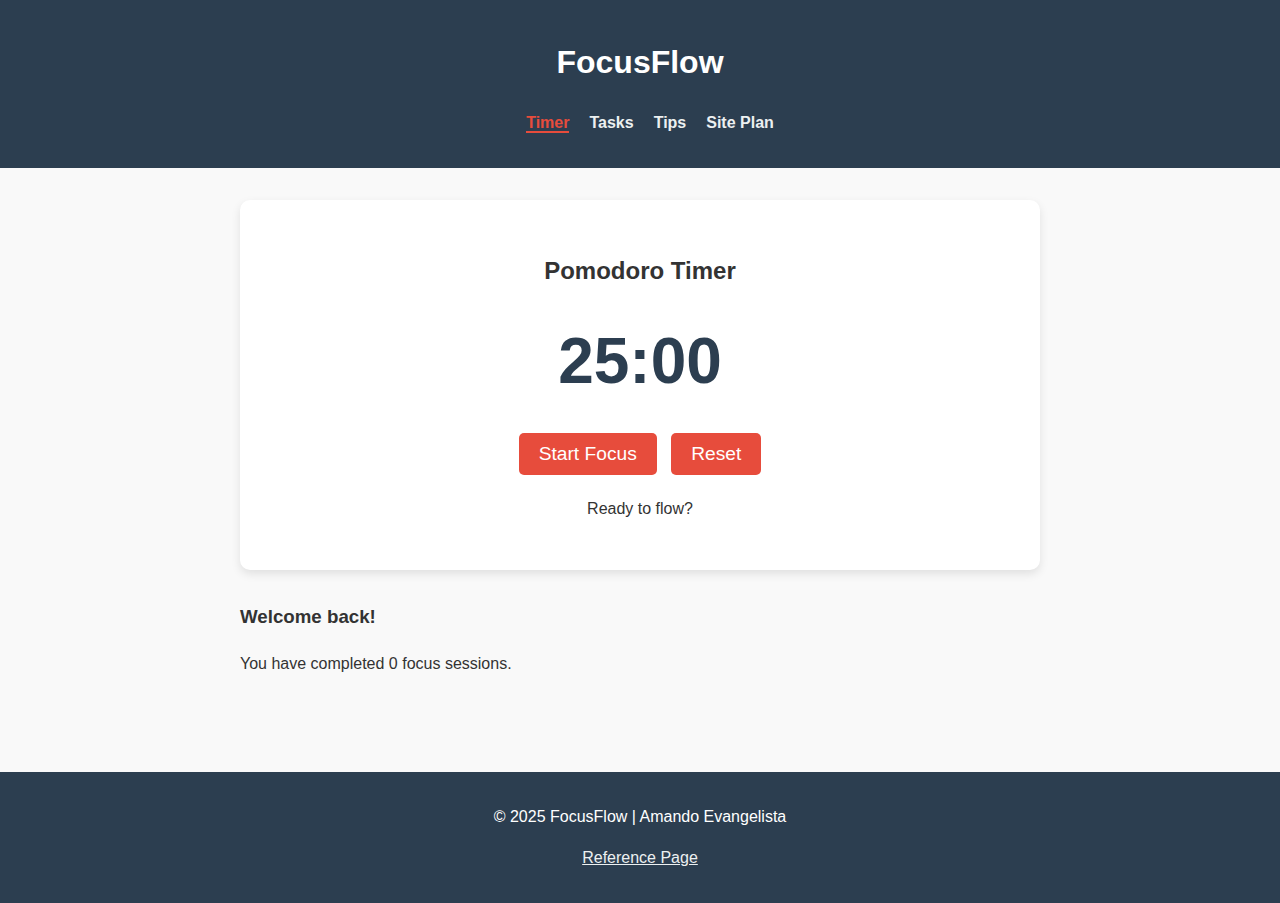
<file: w6project/index.html>
<!DOCTYPE html>
<html lang="en">
<head>
    <meta charset="UTF-8">
    <meta name="viewport" content="width=device-width, initial-scale=1.0">
    <title>FocusFlow | Home</title>
    <meta name="description" content="FocusFlow Pomodoro Timer to boost your productivity.">
    <link rel="stylesheet" href="styles.css">
    <script src="scripts.js" type="module"></script>
</head>
<body>
    <header>
        <h1>FocusFlow</h1>
        <nav>
            <ul class="navigation">
                <li><a href="#" id="menu-button">☰ Menu</a></li>
                <li><a href="index.html" class="active">Timer</a></li>
                <li><a href="tasks.html">Tasks</a></li>
                <li><a href="tips.html">Tips</a></li>
                <li><a href="siteplan.html">Site Plan</a></li>
            </ul>
        </nav>
    </header>

    <main>
        <div class="timer-container">
            <h2>Pomodoro Timer</h2>
            <div id="timer-display">25:00</div>
            <div class="controls">
                <button id="start-btn">Start Focus</button>
                <button id="reset-btn">Reset</button>
            </div>
            <p id="timer-message">Ready to flow?</p>
        </div>

        <div class="welcome-section">
            <h3>Welcome back!</h3>
            <p>You have completed <span id="session-count">0</span> focus sessions.</p>
        </div>
    </main>

    <footer>
        <p>&copy; 2025 FocusFlow |  Amando Evangelista</p>
        <p><a href="siteplan.html">Reference Page</a></p>
    </footer>
</body>
</html>
</file>
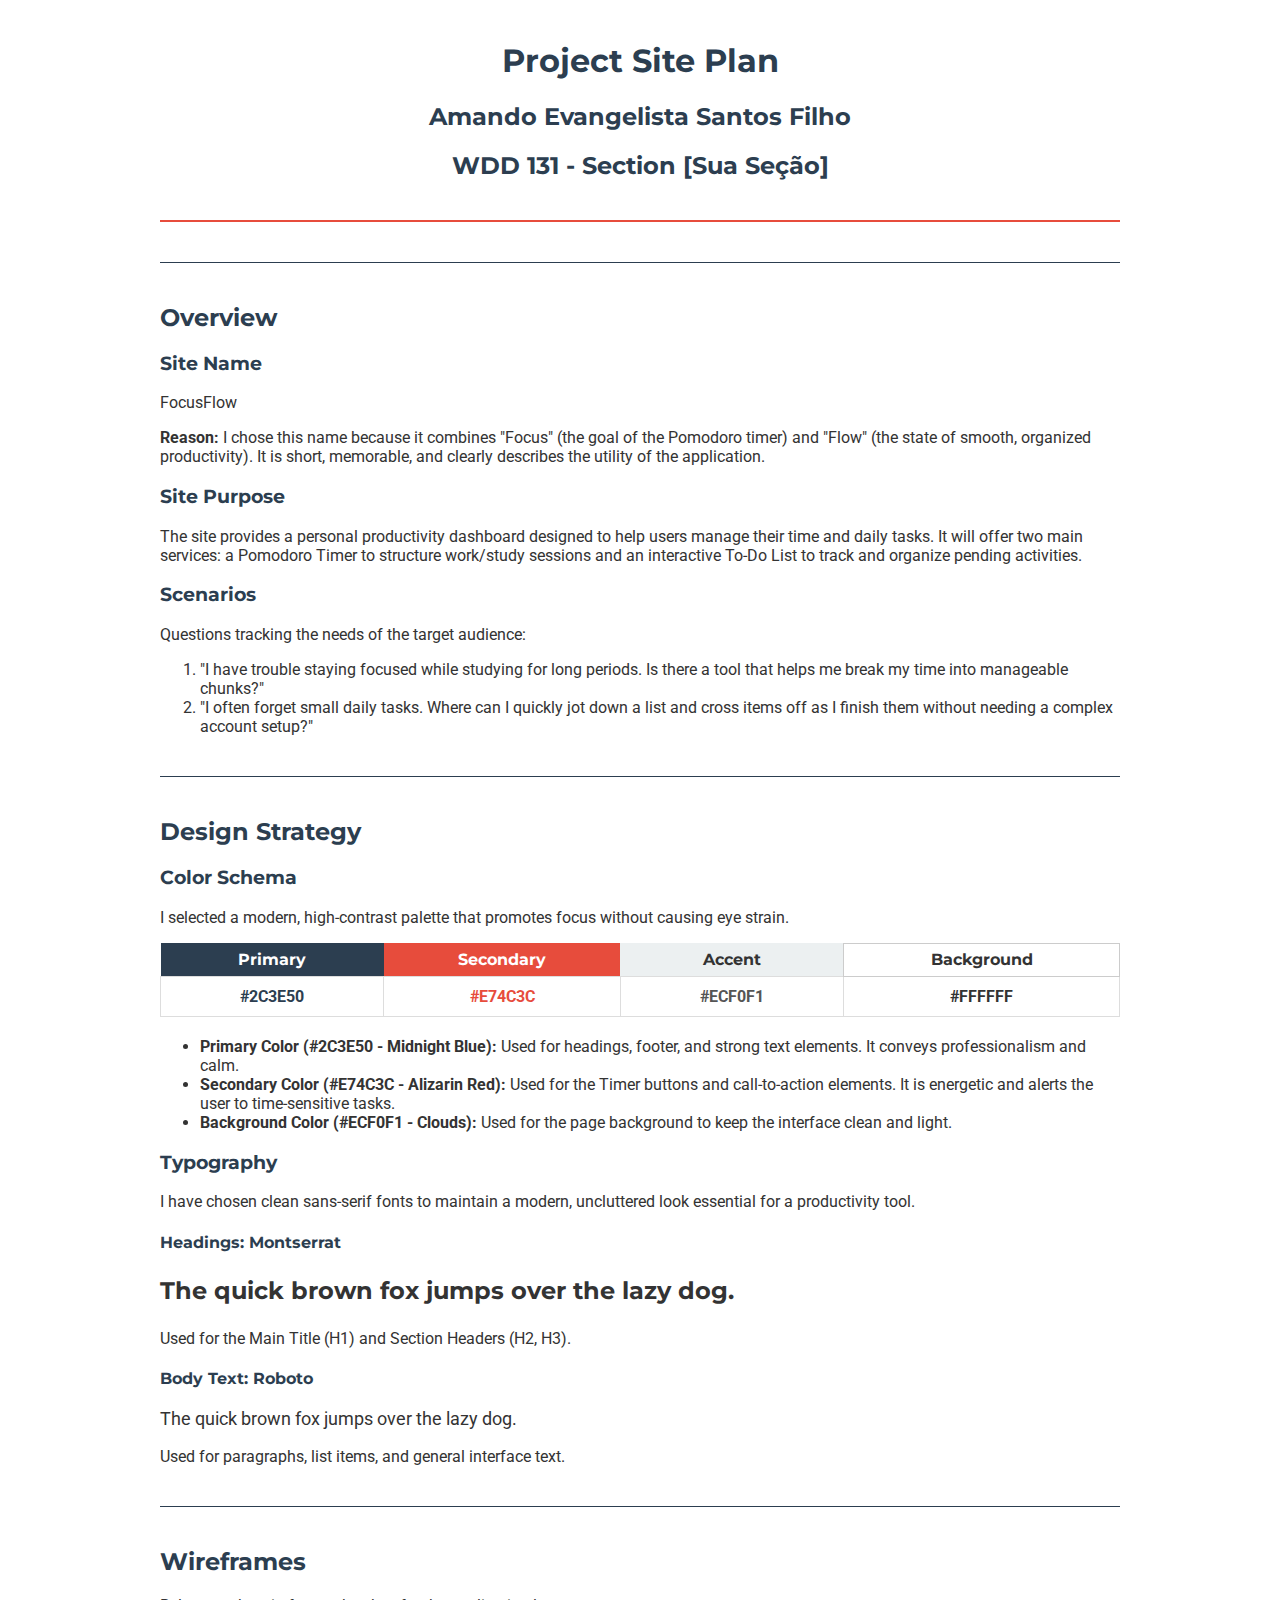
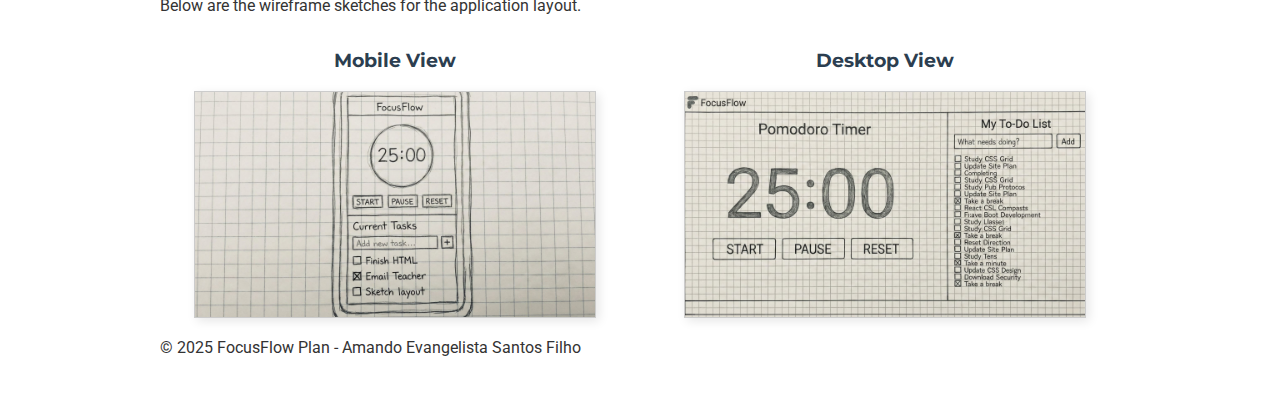
<file: w6project/siteplan.html>
<!DOCTYPE html>
<html lang="en">
<head>
    <meta charset="UTF-8">
    <meta name="viewport" content="width=device-width, initial-scale=1.0">
    <title>Project Site Plan - FocusFlow</title>
    <link rel="stylesheet" href="site-plan.css">
    <link rel="preconnect" href="https://fonts.googleapis.com">
    <link rel="preconnect" href="https://fonts.gstatic.com" crossorigin>
    <link href="https://fonts.googleapis.com/css2?family=Montserrat:wght@400;700&family=Roboto:wght@300;400&display=swap" rel="stylesheet">
</head>
<body>
    <header>
        <h1>Project Site Plan</h1>
        <h2>Amando Evangelista Santos Filho</h2>
        <h2>WDD 131 - Section [Sua Seção]</h2>
    </header>

    <main>
        <hr>
        <h2>Overview</h2>
        
        <h3>Site Name</h3>
        <p>FocusFlow</p>
        <p><strong>Reason:</strong> I chose this name because it combines "Focus" (the goal of the Pomodoro timer) and "Flow" (the state of smooth, organized productivity). It is short, memorable, and clearly describes the utility of the application.</p>

        <h3>Site Purpose</h3>
        <p>The site provides a personal productivity dashboard designed to help users manage their time and daily tasks. It will offer two main services: a Pomodoro Timer to structure work/study sessions and an interactive To-Do List to track and organize pending activities.</p>

        <h3>Scenarios</h3>
        <p>Questions tracking the needs of the target audience:</p>
        <ol>
            <li>"I have trouble staying focused while studying for long periods. Is there a tool that helps me break my time into manageable chunks?"</li>
            <li>"I often forget small daily tasks. Where can I quickly jot down a list and cross items off as I finish them without needing a complex account setup?"</li>
        </ol>

        <hr>
        <h2>Design Strategy</h2>

        <h3>Color Schema</h3>
        <p>I selected a modern, high-contrast palette that promotes focus without causing eye strain.</p>
        
        <table class="colors">
            <tr>
                <th class="primary">Primary</th>
                <th class="secondary">Secondary</th>
                <th class="accent1">Accent</th>
                <th class="accent2">Background</th>
            </tr>
            <tr>
                <td class="primary-text">#2C3E50</td>
                <td class="secondary-text">#E74C3C</td>
                <td class="accent1-text">#ECF0F1</td>
                <td class="accent2-text">#FFFFFF</td>
            </tr>
        </table>

        <ul>
            <li><strong>Primary Color (#2C3E50 - Midnight Blue):</strong> Used for headings, footer, and strong text elements. It conveys professionalism and calm.</li>
            <li><strong>Secondary Color (#E74C3C - Alizarin Red):</strong> Used for the Timer buttons and call-to-action elements. It is energetic and alerts the user to time-sensitive tasks.</li>
            <li><strong>Background Color (#ECF0F1 - Clouds):</strong> Used for the page background to keep the interface clean and light.</li>
        </ul>

        <h3>Typography</h3>
        <p>I have chosen clean sans-serif fonts to maintain a modern, uncluttered look essential for a productivity tool.</p>
        
        <h4>Headings: Montserrat</h4>
        <p class="heading-font">The quick brown fox jumps over the lazy dog.</p>
        <p>Used for the Main Title (H1) and Section Headers (H2, H3).</p>

        <h4>Body Text: Roboto</h4>
        <p class="body-font">The quick brown fox jumps over the lazy dog.</p>
        <p>Used for paragraphs, list items, and general interface text.</p>

        <hr>
        <h2>Wireframes</h2>
        <p>Below are the wireframe sketches for the application layout.</p>

        <div class="wireframes">
            <div>
                <h3>Mobile View</h3>
                <img src="images/wireframe_mobile.jpg" alt="Mobile Wireframe Sketch">
            </div>
            <div>
                <h3>Desktop View</h3>
                <img src="images/wireframe_desktop.jpg" alt="Desktop Wireframe Sketch">
            </div>
        </div>
    </main>

    <footer>
        <p>&copy; 2025 FocusFlow Plan - Amando Evangelista Santos Filho</p>
    </footer>
</body>
</html>
</file>
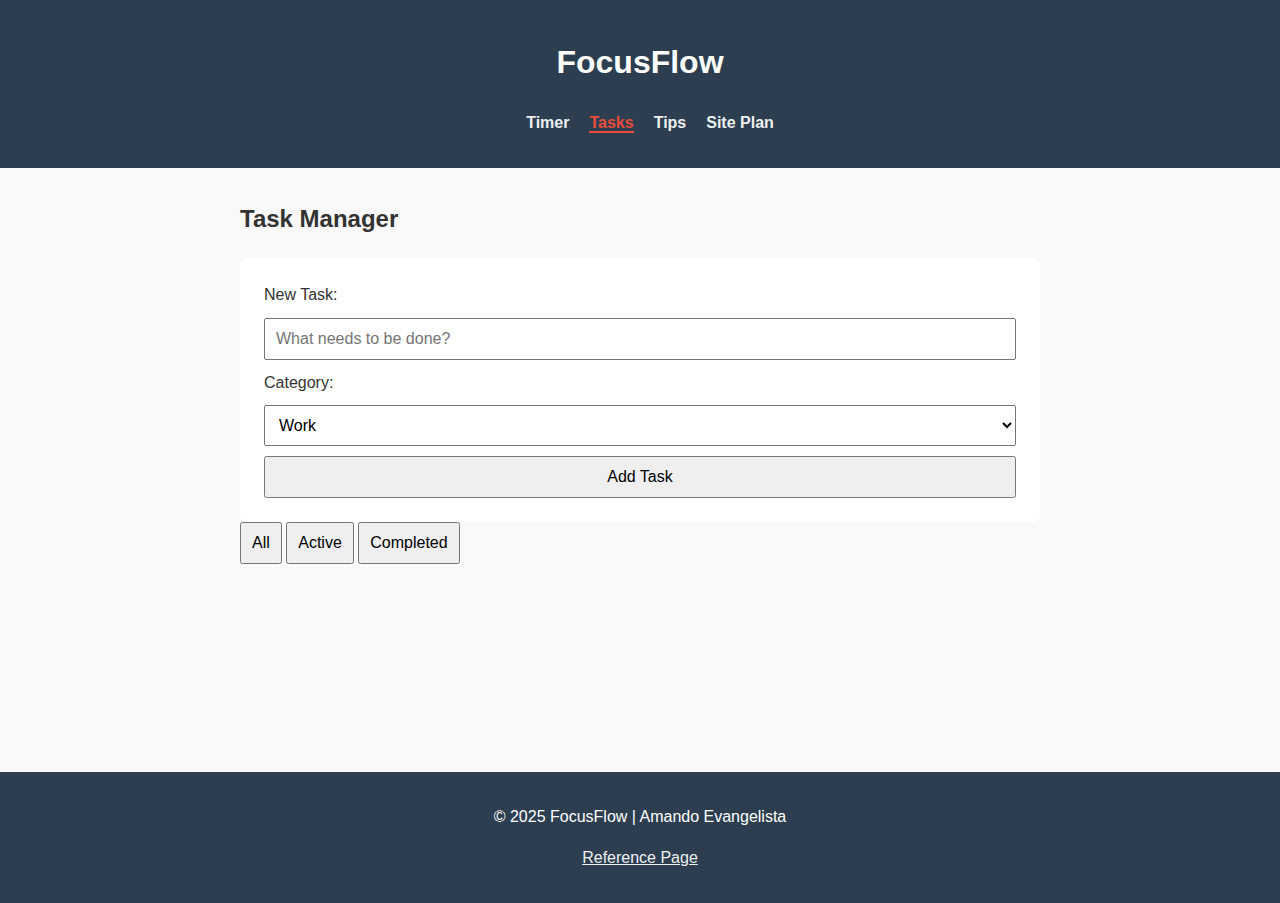
<file: w6project/tasks.html>
<!DOCTYPE html>
<html lang="en">
<head>
    <meta charset="UTF-8">
    <meta name="viewport" content="width=device-width, initial-scale=1.0">
    <title>FocusFlow | Task Manager</title>
    <meta name="description" content="Manage your daily tasks with FocusFlow.">
    <link rel="stylesheet" href="styles.css">
    <script src="scripts.js" type="module"></script>
</head>
<body>
    <header>
        <h1>FocusFlow</h1>
        <nav>
            <ul class="navigation">
                <li><a href="#" id="menu-button">☰ Menu</a></li>
                <li><a href="index.html">Timer</a></li>
                <li><a href="tasks.html" class="active">Tasks</a></li>
                <li><a href="tips.html">Tips</a></li>
                <li><a href="siteplan.html">Site Plan</a></li>
            </ul>
        </nav>
    </header>

    <main>
        <section class="task-section">
            <h2>Task Manager</h2>
            
            <form id="task-form">
                <label for="task-input">New Task:</label>
                <input type="text" id="task-input" name="task" placeholder="What needs to be done?" required>
                
                <label for="category-select">Category:</label>
                <select id="category-select" name="category">
                    <option value="Work">Work</option>
                    <option value="Study">Study</option>
                    <option value="Personal">Personal</option>
                </select>

                <button type="submit">Add Task</button>
            </form>

            <div class="filter-controls">
                <button id="filter-all">All</button>
                <button id="filter-active">Active</button>
                <button id="filter-completed">Completed</button>
            </div>

            <ul id="task-list">
                </ul>
        </section>
    </main>

    <footer>
        <p>&copy; 2025 FocusFlow | Amando Evangelista</p>
        <p><a href="siteplan.html">Reference Page</a></p>
    </footer>
</body>
</html>
</file>
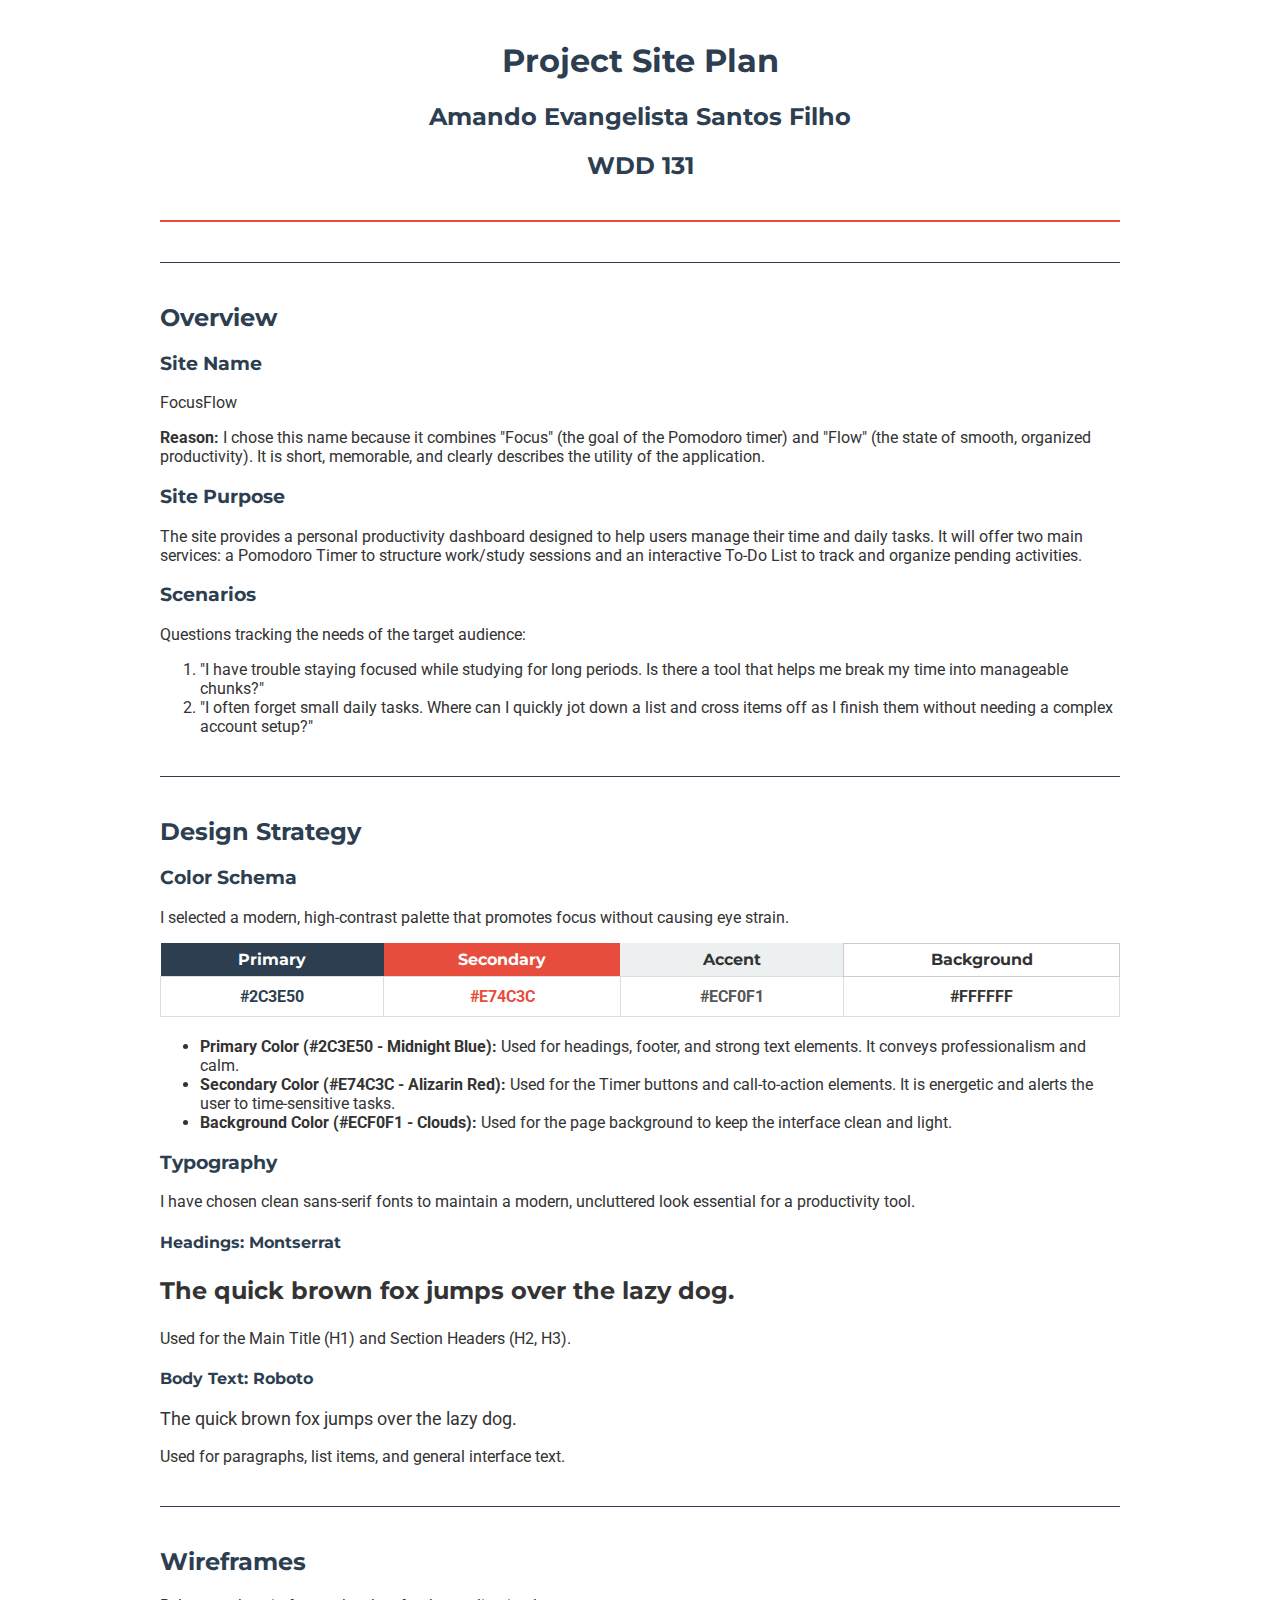
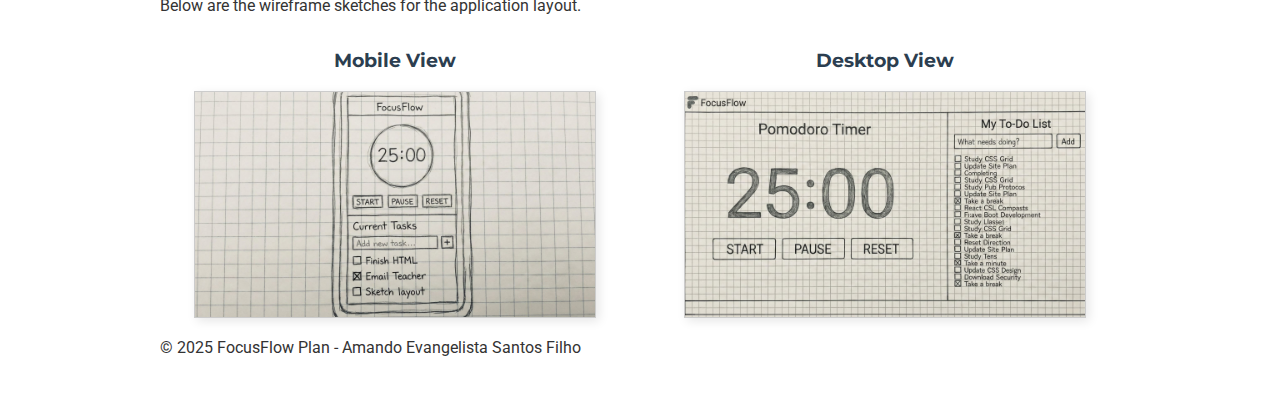
<file: week5/siteplan.html>
<!DOCTYPE html>
<html lang="en">
<head>
    <meta charset="UTF-8">
    <meta name="viewport" content="width=device-width, initial-scale=1.0">
    <title>Project Site Plan - FocusFlow</title>
    <link rel="stylesheet" href="site-plan.css">
    <link rel="preconnect" href="https://fonts.googleapis.com">
    <link rel="preconnect" href="https://fonts.gstatic.com" crossorigin>
    <link href="https://fonts.googleapis.com/css2?family=Montserrat:wght@400;700&family=Roboto:wght@300;400&display=swap" rel="stylesheet">
</head>
<body>
    <header>
        <h1>Project Site Plan</h1>
        <h2>Amando Evangelista Santos Filho</h2>
        <h2>WDD 131</h2>
    </header>

    <main>
        <hr>
        <h2>Overview</h2>
        
        <h3>Site Name</h3>
        <p>FocusFlow</p>
        <p><strong>Reason:</strong> I chose this name because it combines "Focus" (the goal of the Pomodoro timer) and "Flow" (the state of smooth, organized productivity). It is short, memorable, and clearly describes the utility of the application.</p>

        <h3>Site Purpose</h3>
        <p>The site provides a personal productivity dashboard designed to help users manage their time and daily tasks. It will offer two main services: a Pomodoro Timer to structure work/study sessions and an interactive To-Do List to track and organize pending activities.</p>

        <h3>Scenarios</h3>
        <p>Questions tracking the needs of the target audience:</p>
        <ol>
            <li>"I have trouble staying focused while studying for long periods. Is there a tool that helps me break my time into manageable chunks?"</li>
            <li>"I often forget small daily tasks. Where can I quickly jot down a list and cross items off as I finish them without needing a complex account setup?"</li>
        </ol>

        <hr>
        <h2>Design Strategy</h2>

        <h3>Color Schema</h3>
        <p>I selected a modern, high-contrast palette that promotes focus without causing eye strain.</p>
        
        <table class="colors">
            <tr>
                <th class="primary">Primary</th>
                <th class="secondary">Secondary</th>
                <th class="accent1">Accent</th>
                <th class="accent2">Background</th>
            </tr>
            <tr>
                <td class="primary-text">#2C3E50</td>
                <td class="secondary-text">#E74C3C</td>
                <td class="accent1-text">#ECF0F1</td>
                <td class="accent2-text">#FFFFFF</td>
            </tr>
        </table>

        <ul>
            <li><strong>Primary Color (#2C3E50 - Midnight Blue):</strong> Used for headings, footer, and strong text elements. It conveys professionalism and calm.</li>
            <li><strong>Secondary Color (#E74C3C - Alizarin Red):</strong> Used for the Timer buttons and call-to-action elements. It is energetic and alerts the user to time-sensitive tasks.</li>
            <li><strong>Background Color (#ECF0F1 - Clouds):</strong> Used for the page background to keep the interface clean and light.</li>
        </ul>

        <h3>Typography</h3>
        <p>I have chosen clean sans-serif fonts to maintain a modern, uncluttered look essential for a productivity tool.</p>
        
        <h4>Headings: Montserrat</h4>
        <p class="heading-font">The quick brown fox jumps over the lazy dog.</p>
        <p>Used for the Main Title (H1) and Section Headers (H2, H3).</p>

        <h4>Body Text: Roboto</h4>
        <p class="body-font">The quick brown fox jumps over the lazy dog.</p>
        <p>Used for paragraphs, list items, and general interface text.</p>

        <hr>
        <h2>Wireframes</h2>
        <p>Below are the wireframe sketches for the application layout.</p>

        <div class="wireframes">
            <div>
                <h3>Mobile View</h3>
                <img src="images/wireframe_mobile.jpg" alt="Mobile Wireframe Sketch">
            </div>
            <div>
                <h3>Desktop View</h3>
                <img src="images/wireframe_desktop.jpg" alt="Desktop Wireframe Sketch">
            </div>
        </div>
    </main>

    <footer>
        <p>&copy; 2025 FocusFlow Plan - Amando Evangelista Santos Filho</p>
    </footer>
</body>
</html>
</file>
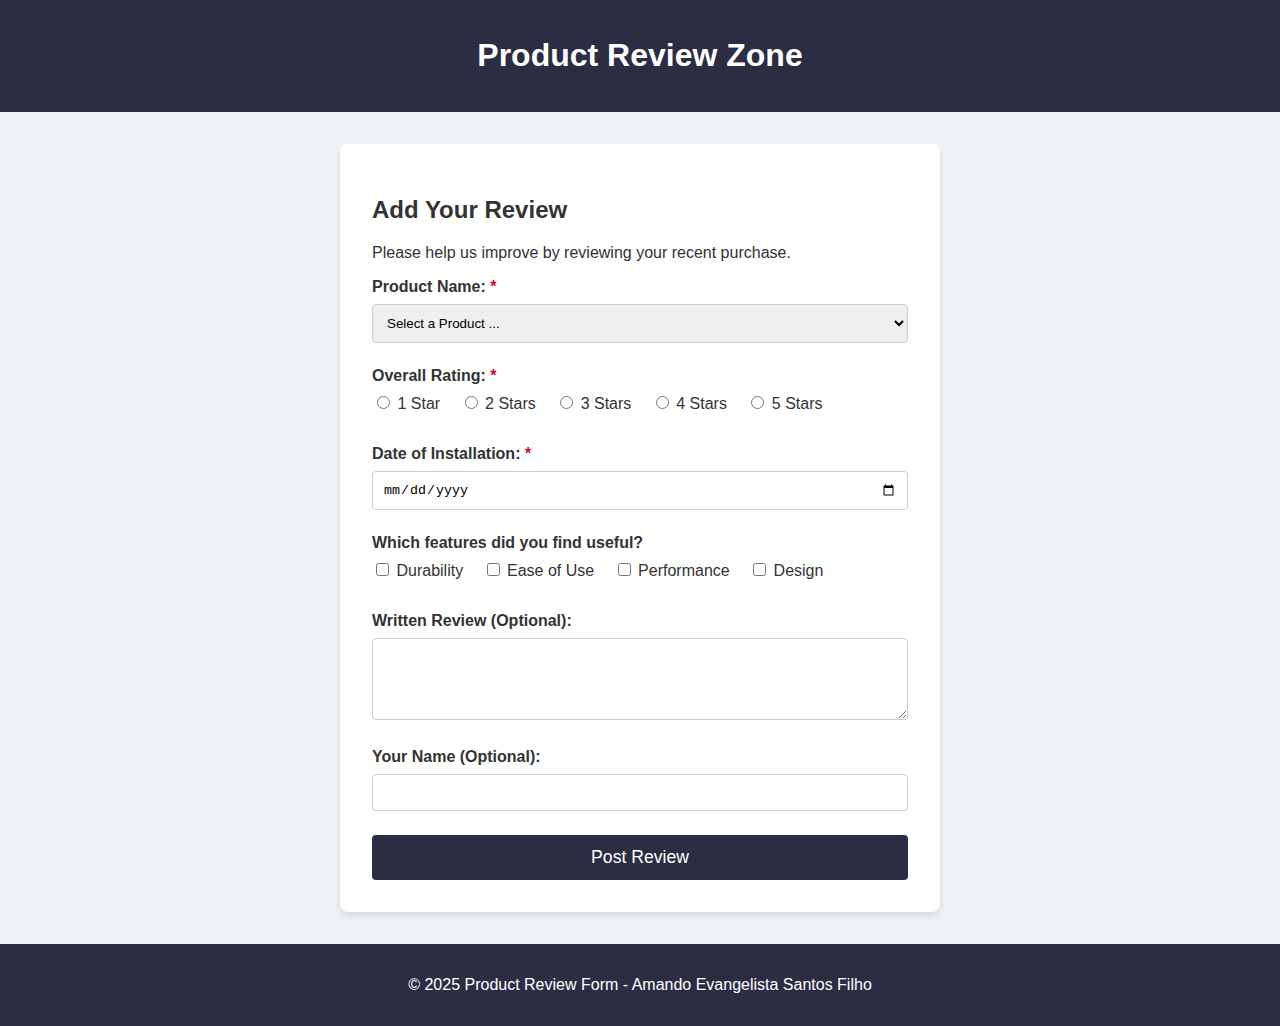
<file: project/w05project/productreviewform/form.html>
<!DOCTYPE html>
<html lang="en">
<head>
    <meta charset="UTF-8">
    <meta name="viewport" content="width=device-width, initial-scale=1.0">
    <title>Product Review Form</title>
    <link rel="stylesheet" href="form.css">
    <script src="form.js" defer></script>
</head>
<body>
    <header>
        <h1>Product Review Zone</h1>
    </header>

    <main>
        <div class="form-container">
            <h2>Add Your Review</h2>
            <p>Please help us improve by reviewing your recent purchase.</p>
            
            <form method="get" action="review.html">
                
                <div class="form-item">
                    <label for="productName">Product Name: <span class="required">*</span></label>
                    <select id="productName" name="productName" required>
                        <option value="" disabled selected>Select a Product ...</option>
                        </select>
                </div>

                <div class="form-item">
                    <label>Overall Rating: <span class="required">*</span></label>
                    <div class="rating-group">
                        <label><input type="radio" name="rating" value="1" required> 1 Star</label>
                        <label><input type="radio" name="rating" value="2"> 2 Stars</label>
                        <label><input type="radio" name="rating" value="3"> 3 Stars</label>
                        <label><input type="radio" name="rating" value="4"> 4 Stars</label>
                        <label><input type="radio" name="rating" value="5"> 5 Stars</label>
                    </div>
                </div>

                <div class="form-item">
                    <label for="installDate">Date of Installation: <span class="required">*</span></label>
                    <input type="date" id="installDate" name="installDate" required>
                </div>

                <div class="form-item">
                    <label>Which features did you find useful?</label>
                    <div class="checkbox-group">
                        <label><input type="checkbox" name="features" value="durability"> Durability</label>
                        <label><input type="checkbox" name="features" value="design"> Ease of Use</label>
                        <label><input type="checkbox" name="features" value="performance"> Performance</label>
                        <label><input type="checkbox" name="features" value="design"> Design</label>
                    </div>
                </div>

                <div class="form-item">
                    <label for="writtenReview">Written Review (Optional):</label>
                    <textarea id="writtenReview" name="writtenReview" rows="4"></textarea>
                </div>

                <div class="form-item">
                    <label for="userName">Your Name (Optional):</label>
                    <input type="text" id="userName" name="userName">
                </div>

                <input type="submit" value="Post Review" class="submit-btn">
            </form>
        </div>
    </main>

    <footer>
        <p>&copy; 2025 Product Review Form - Amando Evangelista Santos Filho</p>
    </footer>
</body>
</html>
</file>
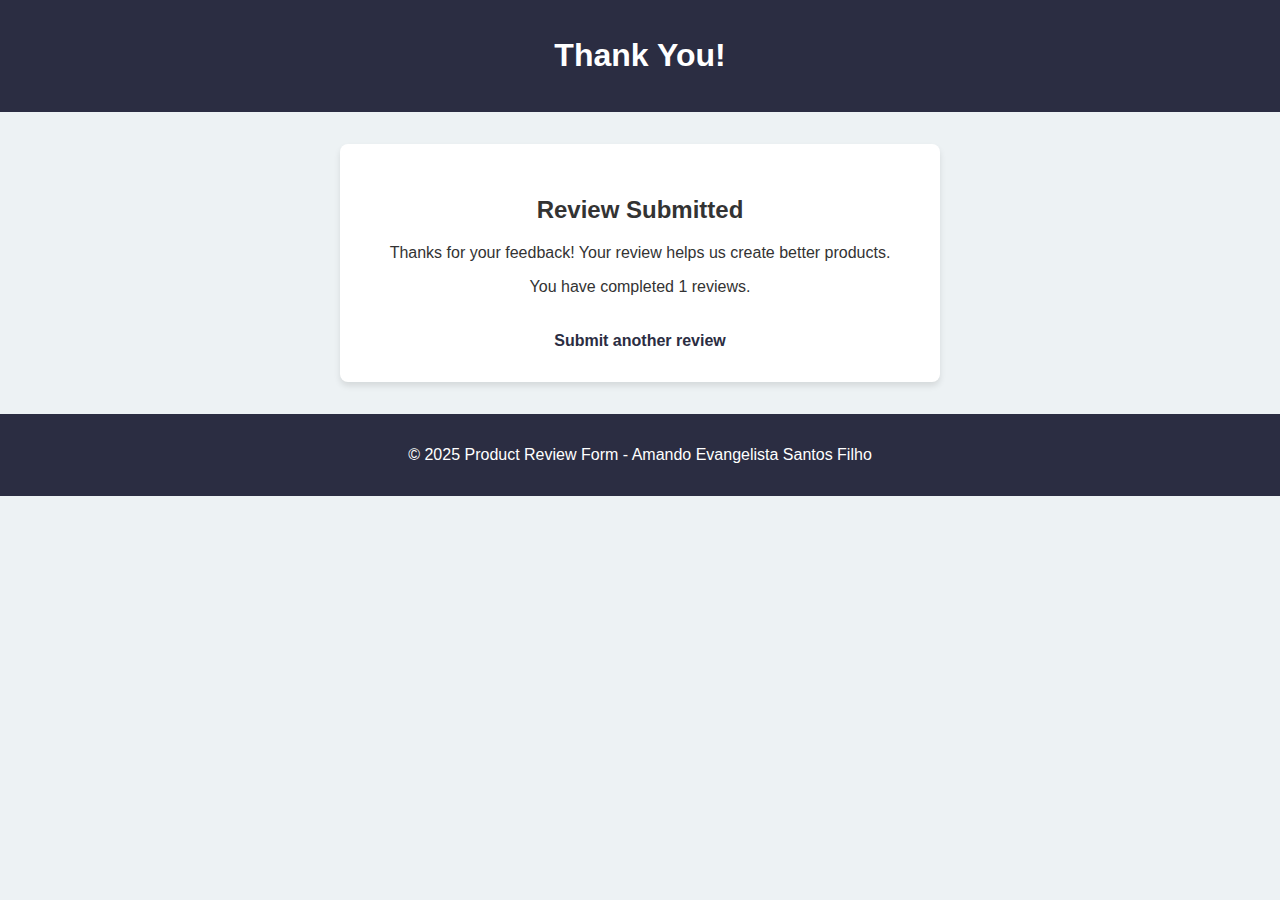
<file: project/w05project/productreviewform/review.html>
<!DOCTYPE html>
<html lang="en">
<head>
    <meta charset="UTF-8">
    <meta name="viewport" content="width=device-width, initial-scale=1.0">
    <title>Review Confirmation</title>
    <link rel="stylesheet" href="form.css">
    </head>
<body>
    <header>
        <h1>Thank You!</h1>
    </header>

    <main class="confirmation-main">
        <div class="card">
            <h2>Review Submitted</h2>
            <p>Thanks for your feedback! Your review helps us create better products.</p>
            
            <p class="counter-text">You have completed <span id="reviewCounter">0</span> reviews.</p>
            
            <a href="form.html" class="back-link">Submit another review</a>
        </div>
    </main>

    <footer>
        <p>&copy; 2025 Product Review Form - Amando Evangelista Santos Filho</p>
    </footer>

    <script>
        // Lógica do Contador (Review Counter)
        // 1. Pega o valor atual do localStorage (se não existir, é 0)
        let numReviews = Number(window.localStorage.getItem("numReviews-ls")) || 0;

        // 2. Aumenta 1 pois o usuário acabou de enviar
        numReviews++;

        // 3. Salva o novo valor no localStorage
        window.localStorage.setItem("numReviews-ls", numReviews);

        // 4. Mostra na tela
        document.getElementById("reviewCounter").textContent = numReviews;
    </script>
</body>
</html>
</file>
<file: w6project/styles.css>
:root {
    --primary: #2C3E50;
    --secondary: #E74C3C;
    --light: #ECF0F1;
    --dark: #333;
    --font-head: 'Montserrat', sans-serif;
    --font-body: 'Roboto', sans-serif;
}

body {
    font-family: var(--font-body);
    margin: 0;
    padding: 0;
    line-height: 1.6;
    background-color: #f9f9f9;
    color: var(--dark);
}

/* Header & Nav */
header {
    background-color: var(--primary);
    color: white;
    padding: 1rem;
    text-align: center;
}

h1, h2, h3 {
    font-family: var(--font-head);
}

.navigation {
    list-style: none;
    padding: 0;
    display: flex;
    justify-content: center;
    gap: 20px;
    flex-wrap: wrap;
}

.navigation a {
    color: var(--light);
    text-decoration: none;
    font-weight: bold;
}

.navigation a:hover, .navigation a.active {
    color: var(--secondary);
    border-bottom: 2px solid var(--secondary);
}

#menu-button { display: none; } /* Escondido no Desktop */

/* Main Layout */
main {
    max-width: 800px;
    margin: 2rem auto;
    padding: 0 1rem;
    min-height: 60vh;
}

/* Timer Styles */
.timer-container {
    text-align: center;
    background: white;
    padding: 2rem;
    border-radius: 10px;
    box-shadow: 0 4px 10px rgba(0,0,0,0.1);
    margin-bottom: 2rem;
}

#timer-display {
    font-size: 4rem;
    font-weight: bold;
    color: var(--primary);
    margin: 1rem 0;
}

.controls button {
    padding: 10px 20px;
    font-size: 1.2rem;
    cursor: pointer;
    background-color: var(--secondary);
    color: white;
    border: none;
    border-radius: 5px;
    margin: 5px;
}

.controls button:hover { opacity: 0.9; }

/* Form & Tasks */
#task-form {
    background: white;
    padding: 1.5rem;
    border-radius: 8px;
    display: grid;
    gap: 10px;
}

input, select, button {
    padding: 10px;
    font-size: 1rem;
}

#task-list {
    list-style: none;
    padding: 0;
}

.task-item {
    background: white;
    margin: 10px 0;
    padding: 15px;
    border-left: 5px solid var(--primary);
    display: flex;
    justify-content: space-between;
    align-items: center;
    box-shadow: 0 2px 5px rgba(0,0,0,0.05);
}

.task-item.completed {
    opacity: 0.6;
    text-decoration: line-through;
    border-left-color: #27ae60;
}

.delete-btn {
    background: #c0392b;
    color: white;
    border: none;
    padding: 5px 10px;
    cursor: pointer;
    border-radius: 3px;
}

/* Tips & Lazy Loading */
.tip-card {
    background: white;
    margin-bottom: 2rem;
    padding: 1rem;
    border-radius: 8px;
    text-align: center;
}

.tip-card img {
    max-width: 100%;
    height: auto;
    border-radius: 4px;
}

/* Footer */
footer {
    text-align: center;
    padding: 1rem;
    background: var(--primary);
    color: white;
    margin-top: 2rem;
}

footer a { color: var(--light); }

/* Responsive Mobile */
@media (max-width: 600px) {
    .navigation {
        flex-direction: column;
    }
    #timer-display { font-size: 3rem; }
}
</file>
<file: w6project/site-plan.css>
:root {
    /* Definindo as variáveis com as cores do seu projeto */
    --primary-color: #2C3E50;   /* Azul Escuro */
    --secondary-color: #E74C3C; /* Vermelho/Coral */
    --accent-color: #ECF0F1;    /* Cinza Claro */
    --bg-color: #FFFFFF;        /* Branco */
    
    --heading-font: 'Montserrat', sans-serif;
    --body-font: 'Roboto', sans-serif;
}

body {
    font-family: var(--body-font);
    color: #333;
    max-width: 960px;
    margin: 0 auto;
    padding: 20px;
    background-color: var(--bg-color);
}

h1, h2, h3, h4, h5, h6 {
    font-family: var(--heading-font);
    color: var(--primary-color);
}

header {
    text-align: center;
    border-bottom: 2px solid var(--secondary-color);
    padding-bottom: 20px;
    margin-bottom: 20px;
}

hr {
    border: 0;
    height: 1px;
    background: var(--primary-color);
    margin: 40px 0;
}

/* Estilo para a Tabela de Cores */
.colors {
    width: 100%;
    margin-bottom: 20px;
    border-collapse: collapse;
}

.colors th {
    height: 30px;
    color: white; /* Texto branco para contraste nos cabeçalhos */
    font-family: var(--heading-font);
}

.colors td {
    text-align: center;
    padding: 10px;
    font-weight: bold;
    border: 1px solid #ddd;
}

/* Aplicando as cores REAIS na tabela */
.primary { background-color: var(--primary-color); }
.secondary { background-color: var(--secondary-color); }
.accent1 { background-color: var(--accent-color); color: #333 !important; } /* Texto escuro no fundo claro */
.accent2 { background-color: var(--bg-color); color: #333 !important; border: 1px solid #ccc; }

.primary-text { color: var(--primary-color); }
.secondary-text { color: var(--secondary-color); }
.accent1-text { color: #555; }

/* Estilo para exemplos de Fonte */
.heading-font {
    font-family: var(--heading-font);
    font-size: 1.5em;
    font-weight: 700;
}

.body-font {
    font-family: var(--body-font);
    font-size: 1.1em;
}

/* Estilo para os Wireframes */
.wireframes {
    display: flex;
    flex-wrap: wrap;
    justify-content: space-around;
    gap: 20px;
}

.wireframes div {
    text-align: center;
    flex: 1;
    min-width: 300px;
}

.wireframes img {
    width: 100%;
    max-width: 400px;
    border: 1px solid #ccc;
    box-shadow: 3px 3px 10px rgba(0,0,0,0.1);
}
</file>
<file: week5/site-plan.css>
:root {
    /* Definindo as variáveis com as cores do seu projeto */
    --primary-color: #2C3E50;   /* Azul Escuro */
    --secondary-color: #E74C3C; /* Vermelho/Coral */
    --accent-color: #ECF0F1;    /* Cinza Claro */
    --bg-color: #FFFFFF;        /* Branco */
    
    --heading-font: 'Montserrat', sans-serif;
    --body-font: 'Roboto', sans-serif;
}

body {
    font-family: var(--body-font);
    color: #333;
    max-width: 960px;
    margin: 0 auto;
    padding: 20px;
    background-color: var(--bg-color);
}

h1, h2, h3, h4, h5, h6 {
    font-family: var(--heading-font);
    color: var(--primary-color);
}

header {
    text-align: center;
    border-bottom: 2px solid var(--secondary-color);
    padding-bottom: 20px;
    margin-bottom: 20px;
}

hr {
    border: 0;
    height: 1px;
    background: var(--primary-color);
    margin: 40px 0;
}

/* Estilo para a Tabela de Cores */
.colors {
    width: 100%;
    margin-bottom: 20px;
    border-collapse: collapse;
}

.colors th {
    height: 30px;
    color: white; /* Texto branco para contraste nos cabeçalhos */
    font-family: var(--heading-font);
}

.colors td {
    text-align: center;
    padding: 10px;
    font-weight: bold;
    border: 1px solid #ddd;
}

/* Aplicando as cores REAIS na tabela */
.primary { background-color: var(--primary-color); }
.secondary { background-color: var(--secondary-color); }
.accent1 { background-color: var(--accent-color); color: #333 !important; } /* Texto escuro no fundo claro */
.accent2 { background-color: var(--bg-color); color: #333 !important; border: 1px solid #ccc; }

.primary-text { color: var(--primary-color); }
.secondary-text { color: var(--secondary-color); }
.accent1-text { color: #555; }

/* Estilo para exemplos de Fonte */
.heading-font {
    font-family: var(--heading-font);
    font-size: 1.5em;
    font-weight: 700;
}

.body-font {
    font-family: var(--body-font);
    font-size: 1.1em;
}

/* Estilo para os Wireframes */
.wireframes {
    display: flex;
    flex-wrap: wrap;
    justify-content: space-around;
    gap: 20px;
}

.wireframes div {
    text-align: center;
    flex: 1;
    min-width: 300px;
}

.wireframes img {
    width: 100%;
    max-width: 400px;
    border: 1px solid #ccc;
    box-shadow: 3px 3px 10px rgba(0,0,0,0.1);
}
</file>
<file: project/w05project/productreviewform/form.css>
:root {
    --primary: #2b2d42;
    --secondary: #8d99ae;
    --accent: #d90429; /* Cor vermelha para o asterisco de Required */
    --bg: #edf2f4;
    --white: #ffffff;
}

body {
    font-family: 'Roboto', sans-serif;
    background-color: var(--bg);
    margin: 0;
    color: #333;
}

header, footer {
    background-color: var(--primary);
    color: var(--white);
    text-align: center;
    padding: 1rem;
}

main {
    max-width: 600px;
    margin: 2rem auto;
    padding: 0 1rem;
}

.form-container, .card {
    background-color: var(--white);
    padding: 2rem;
    border-radius: 8px;
    box-shadow: 0 4px 6px rgba(0,0,0,0.1);
}

.form-item {
    margin-bottom: 1.5rem;
}

label {
    display: block;
    margin-bottom: 0.5rem;
    font-weight: bold;
}

/* Marcação visual para campos obrigatórios */
.required {
    color: var(--accent);
}

input[type="text"],
input[type="date"],
select,
textarea {
    width: 100%;
    padding: 10px;
    border: 1px solid #ccc;
    border-radius: 4px;
    box-sizing: border-box; /* Garante que o padding não estoure a largura */
}

/* Estilo para Radio e Checkbox (Alinhamento lado a lado) */
.rating-group label, .checkbox-group label {
    display: inline-block;
    margin-right: 15px;
    font-weight: normal;
    cursor: pointer;
}

.submit-btn {
    background-color: var(--primary);
    color: white;
    padding: 12px 20px;
    border: none;
    border-radius: 4px;
    cursor: pointer;
    width: 100%;
    font-size: 1.1rem;
}

.submit-btn:hover {
    background-color: #3d405b;
}

/* Confirmation Page Styles */
.confirmation-main {
    text-align: center;
}

.back-link {
    display: inline-block;
    margin-top: 20px;
    color: var(--primary);
    text-decoration: none;
    font-weight: bold;
}
</file>
